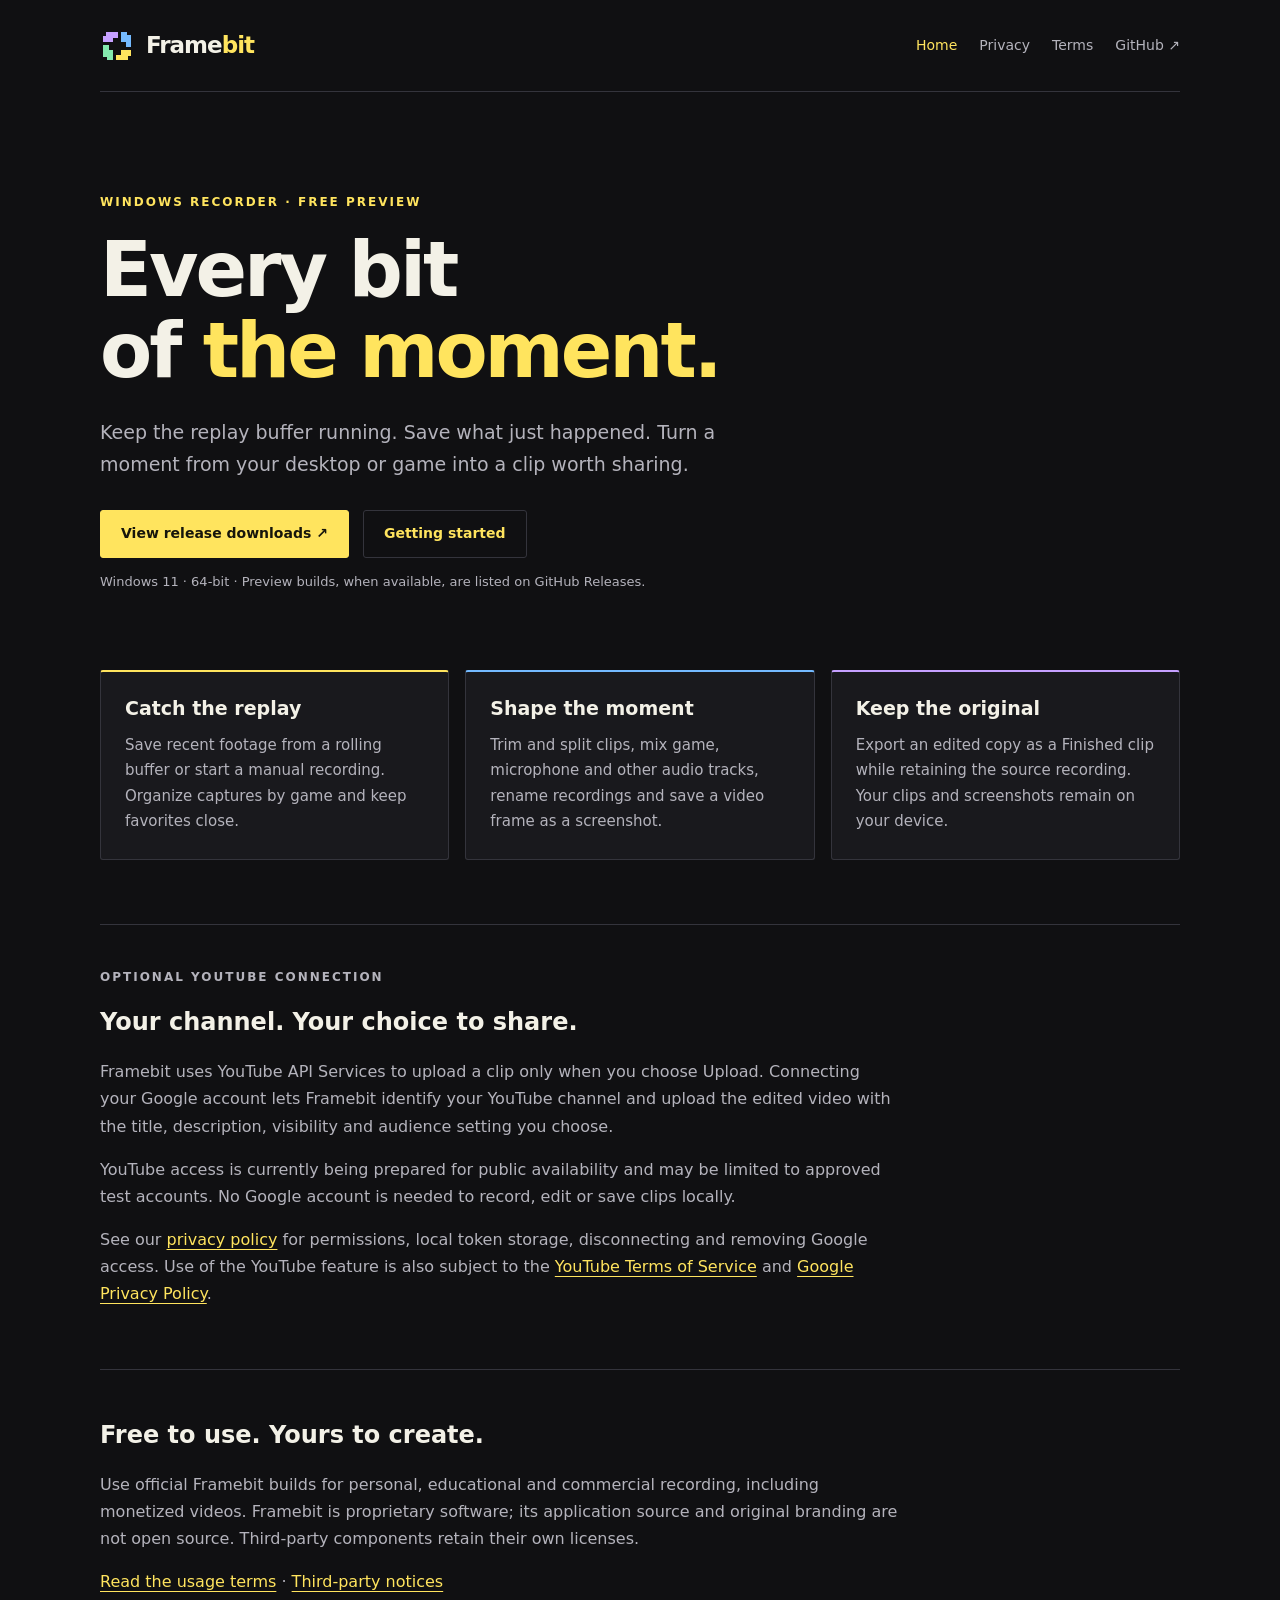
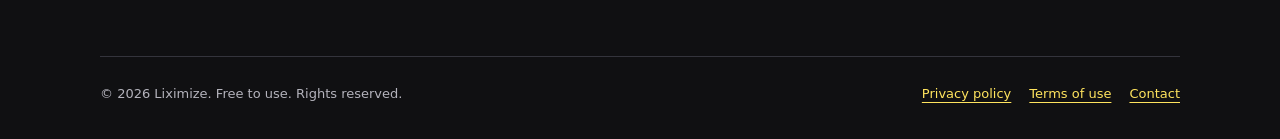
<file: docs/index.html>
<!doctype html>
<html lang="en"><head><meta charset="utf-8"><meta name="viewport" content="width=device-width, initial-scale=1"><title>Every bit of the moment · Framebit</title><meta name="description" content="Framebit is a free proprietary Windows recorder with instant replays, separate audio tracks, screenshots and a built-in clip editor."><link rel="icon" href="assets/framebit-mark.svg" type="image/svg+xml"><link rel="stylesheet" href="assets/site.css"></head>
<body><a class="skip" href="#main">Skip to content</a><header><a class="brand" href="index.html" aria-label="Framebit home"><img src="assets/framebit-mark.svg" alt="" width="34" height="34"><span>Frame<span>bit</span></span></a><nav aria-label="Main navigation"><a href="index.html" aria-current="page">Home</a><a href="privacy.html">Privacy</a><a href="terms.html">Terms</a><a href="https://github.com/Liximize/Framebit">GitHub ↗</a></nav></header><main id="main"><section class="hero"><p class="eyebrow">Windows recorder · Free preview</p><h1>Every bit<br>of <span>the moment.</span></h1><p class="intro">Keep the replay buffer running. Save what just happened. Turn a moment from your desktop or game into a clip worth sharing.</p><div class="actions"><a class="button primary" href="https://github.com/Liximize/Framebit/releases">View release downloads ↗</a><a class="button" href="https://github.com/Liximize/Framebit/blob/main/docs/GETTING-STARTED.md">Getting started</a></div><p class="detail">Windows 11 · 64-bit · Preview builds, when available, are listed on GitHub Releases.</p></section>
<section class="grid" aria-label="Framebit features"><article class="card"><h2>Catch the replay</h2><p>Save recent footage from a rolling buffer or start a manual recording. Organize captures by game and keep favorites close.</p></article><article class="card"><h2>Shape the moment</h2><p>Trim and split clips, mix game, microphone and other audio tracks, rename recordings and save a video frame as a screenshot.</p></article><article class="card"><h2>Keep the original</h2><p>Export an edited copy as a Finished clip while retaining the source recording. Your clips and screenshots remain on your device.</p></article></section>
<section class="section"><p class="eyebrow">Optional YouTube connection</p><h2>Your channel. Your choice to share.</h2><p>Framebit uses YouTube API Services to upload a clip only when you choose Upload. Connecting your Google account lets Framebit identify your YouTube channel and upload the edited video with the title, description, visibility and audience setting you choose.</p><p>YouTube access is currently being prepared for public availability and may be limited to approved test accounts. No Google account is needed to record, edit or save clips locally.</p><p>See our <a href="privacy.html">privacy policy</a> for permissions, local token storage, disconnecting and removing Google access. Use of the YouTube feature is also subject to the <a href="https://www.youtube.com/t/terms">YouTube Terms of Service</a> and <a href="https://policies.google.com/privacy">Google Privacy Policy</a>.</p></section>
<section class="section"><h2>Free to use. Yours to create.</h2><p>Use official Framebit builds for personal, educational and commercial recording, including monetized videos. Framebit is proprietary software; its application source and original branding are not open source. Third-party components retain their own licenses.</p><p><a href="terms.html">Read the usage terms</a> · <a href="https://github.com/Liximize/Framebit/blob/main/THIRD_PARTY_NOTICES.md">Third-party notices</a></p></section></main><footer><p>© 2026 Liximize. Free to use. Rights reserved.</p><div class="links"><a href="privacy.html">Privacy policy</a><a href="terms.html">Terms of use</a><a href="mailto:Liximize.Dev@outlook.com">Contact</a></div></footer></body></html>
</file>
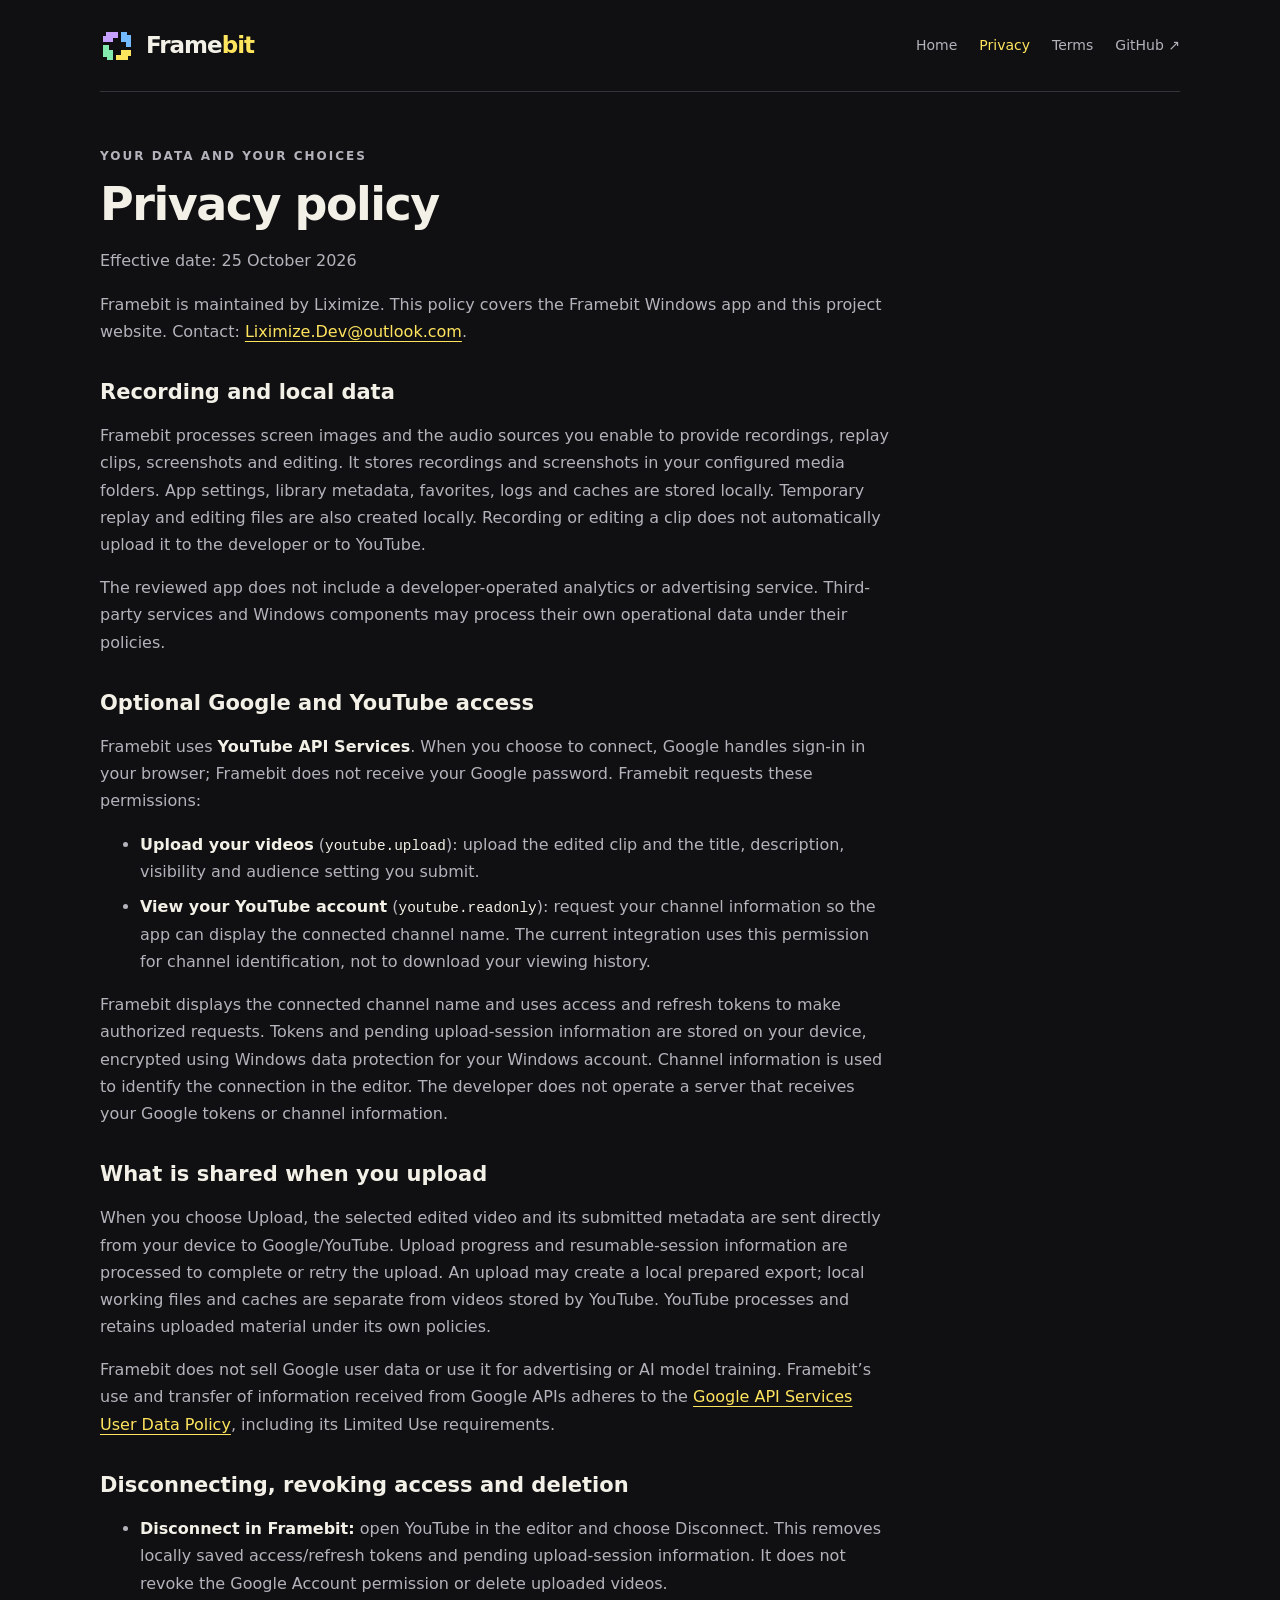
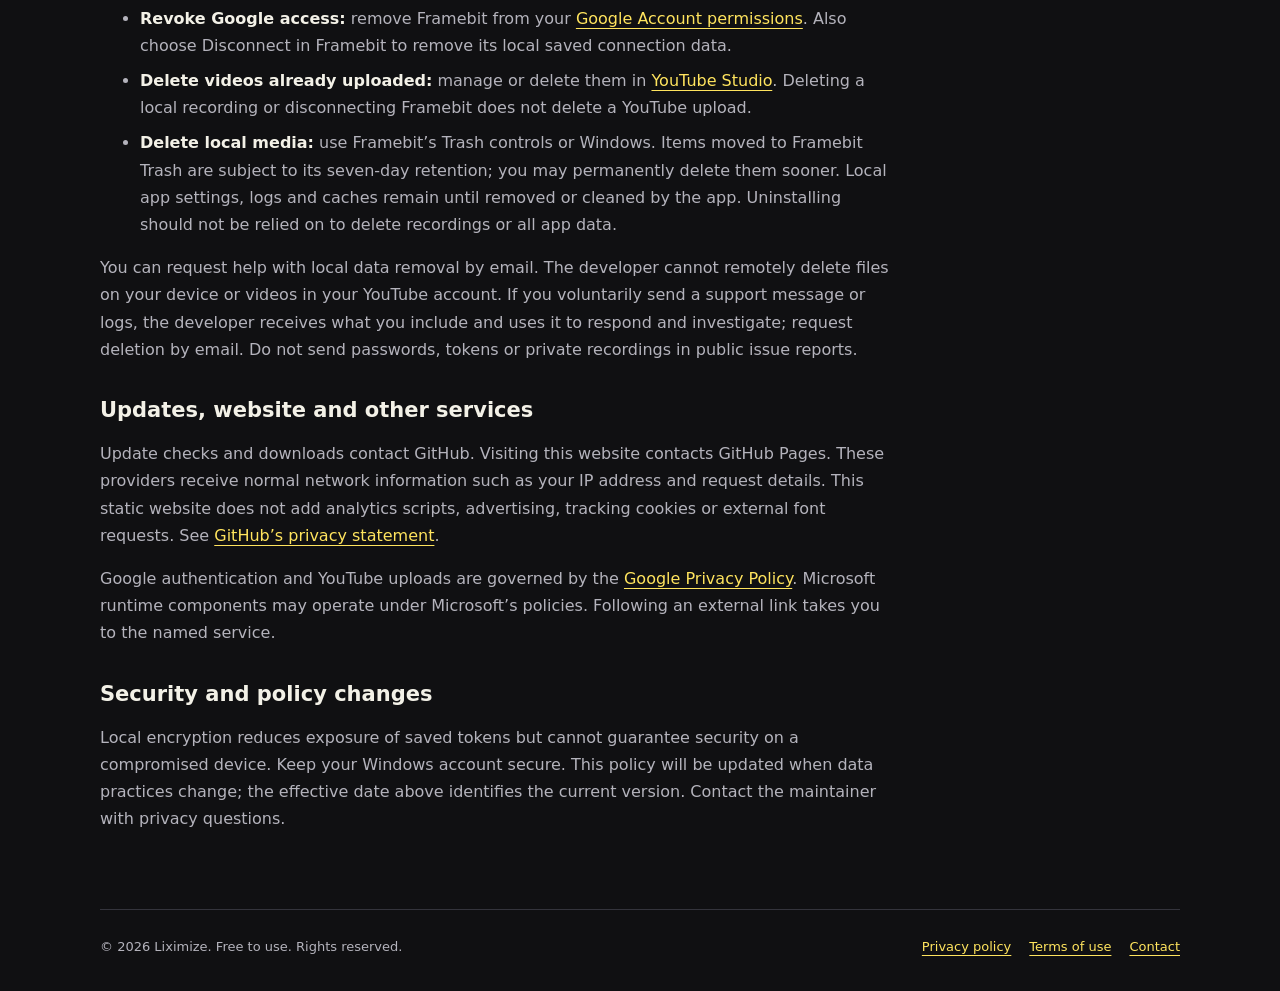
<file: docs/privacy.html>
<!doctype html>
<html lang="en"><head><meta charset="utf-8"><meta name="viewport" content="width=device-width, initial-scale=1"><title>Privacy policy · Framebit</title><meta name="description" content="How Framebit handles recordings, Google and YouTube permissions, local tokens, uploads and website requests."><link rel="icon" href="assets/framebit-mark.svg" type="image/svg+xml"><link rel="stylesheet" href="assets/site.css"></head>
<body><a class="skip" href="#main">Skip to content</a><header><a class="brand" href="index.html" aria-label="Framebit home"><img src="assets/framebit-mark.svg" alt="" width="34" height="34"><span>Frame<span>bit</span></span></a><nav aria-label="Main navigation"><a href="index.html">Home</a><a href="privacy.html" aria-current="page">Privacy</a><a href="terms.html">Terms</a><a href="https://github.com/Liximize/Framebit">GitHub ↗</a></nav></header><main id="main"><article class="document"><p class="eyebrow">Your data and your choices</p><h1>Privacy policy</h1><p>Effective date: 25 October 2026</p><p>Framebit is maintained by Liximize. This policy covers the Framebit Windows app and this project website. Contact: <a href="mailto:Liximize.Dev@outlook.com">Liximize.Dev@outlook.com</a>.</p>
<h2>Recording and local data</h2><p>Framebit processes screen images and the audio sources you enable to provide recordings, replay clips, screenshots and editing. It stores recordings and screenshots in your configured media folders. App settings, library metadata, favorites, logs and caches are stored locally. Temporary replay and editing files are also created locally. Recording or editing a clip does not automatically upload it to the developer or to YouTube.</p><p>The reviewed app does not include a developer-operated analytics or advertising service. Third-party services and Windows components may process their own operational data under their policies.</p>
<h2>Optional Google and YouTube access</h2><p>Framebit uses <strong>YouTube API Services</strong>. When you choose to connect, Google handles sign-in in your browser; Framebit does not receive your Google password. Framebit requests these permissions:</p><ul><li><strong>Upload your videos</strong> (<code>youtube.upload</code>): upload the edited clip and the title, description, visibility and audience setting you submit.</li><li><strong>View your YouTube account</strong> (<code>youtube.readonly</code>): request your channel information so the app can display the connected channel name. The current integration uses this permission for channel identification, not to download your viewing history.</li></ul><p>Framebit displays the connected channel name and uses access and refresh tokens to make authorized requests. Tokens and pending upload-session information are stored on your device, encrypted using Windows data protection for your Windows account. Channel information is used to identify the connection in the editor. The developer does not operate a server that receives your Google tokens or channel information.</p>
<h2>What is shared when you upload</h2><p>When you choose Upload, the selected edited video and its submitted metadata are sent directly from your device to Google/YouTube. Upload progress and resumable-session information are processed to complete or retry the upload. An upload may create a local prepared export; local working files and caches are separate from videos stored by YouTube. YouTube processes and retains uploaded material under its own policies.</p><p>Framebit does not sell Google user data or use it for advertising or AI model training. Framebit’s use and transfer of information received from Google APIs adheres to the <a href="https://developers.google.com/terms/api-services-user-data-policy">Google API Services User Data Policy</a>, including its Limited Use requirements.</p>
<h2>Disconnecting, revoking access and deletion</h2><ul><li><strong>Disconnect in Framebit:</strong> open YouTube in the editor and choose Disconnect. This removes locally saved access/refresh tokens and pending upload-session information. It does not revoke the Google Account permission or delete uploaded videos.</li><li><strong>Revoke Google access:</strong> remove Framebit from your <a href="https://myaccount.google.com/permissions">Google Account permissions</a>. Also choose Disconnect in Framebit to remove its local saved connection data.</li><li><strong>Delete videos already uploaded:</strong> manage or delete them in <a href="https://studio.youtube.com/">YouTube Studio</a>. Deleting a local recording or disconnecting Framebit does not delete a YouTube upload.</li><li><strong>Delete local media:</strong> use Framebit’s Trash controls or Windows. Items moved to Framebit Trash are subject to its seven-day retention; you may permanently delete them sooner. Local app settings, logs and caches remain until removed or cleaned by the app. Uninstalling should not be relied on to delete recordings or all app data.</li></ul><p>You can request help with local data removal by email. The developer cannot remotely delete files on your device or videos in your YouTube account. If you voluntarily send a support message or logs, the developer receives what you include and uses it to respond and investigate; request deletion by email. Do not send passwords, tokens or private recordings in public issue reports.</p>
<h2>Updates, website and other services</h2><p>Update checks and downloads contact GitHub. Visiting this website contacts GitHub Pages. These providers receive normal network information such as your IP address and request details. This static website does not add analytics scripts, advertising, tracking cookies or external font requests. See <a href="https://docs.github.com/en/site-policy/privacy-policies/github-general-privacy-statement">GitHub’s privacy statement</a>.</p><p>Google authentication and YouTube uploads are governed by the <a href="https://policies.google.com/privacy">Google Privacy Policy</a>. Microsoft runtime components may operate under Microsoft’s policies. Following an external link takes you to the named service.</p>
<h2>Security and policy changes</h2><p>Local encryption reduces exposure of saved tokens but cannot guarantee security on a compromised device. Keep your Windows account secure. This policy will be updated when data practices change; the effective date above identifies the current version. Contact the maintainer with privacy questions.</p></article></main><footer><p>© 2026 Liximize. Free to use. Rights reserved.</p><div class="links"><a href="privacy.html">Privacy policy</a><a href="terms.html">Terms of use</a><a href="mailto:Liximize.Dev@outlook.com">Contact</a></div></footer></body></html>
</file>
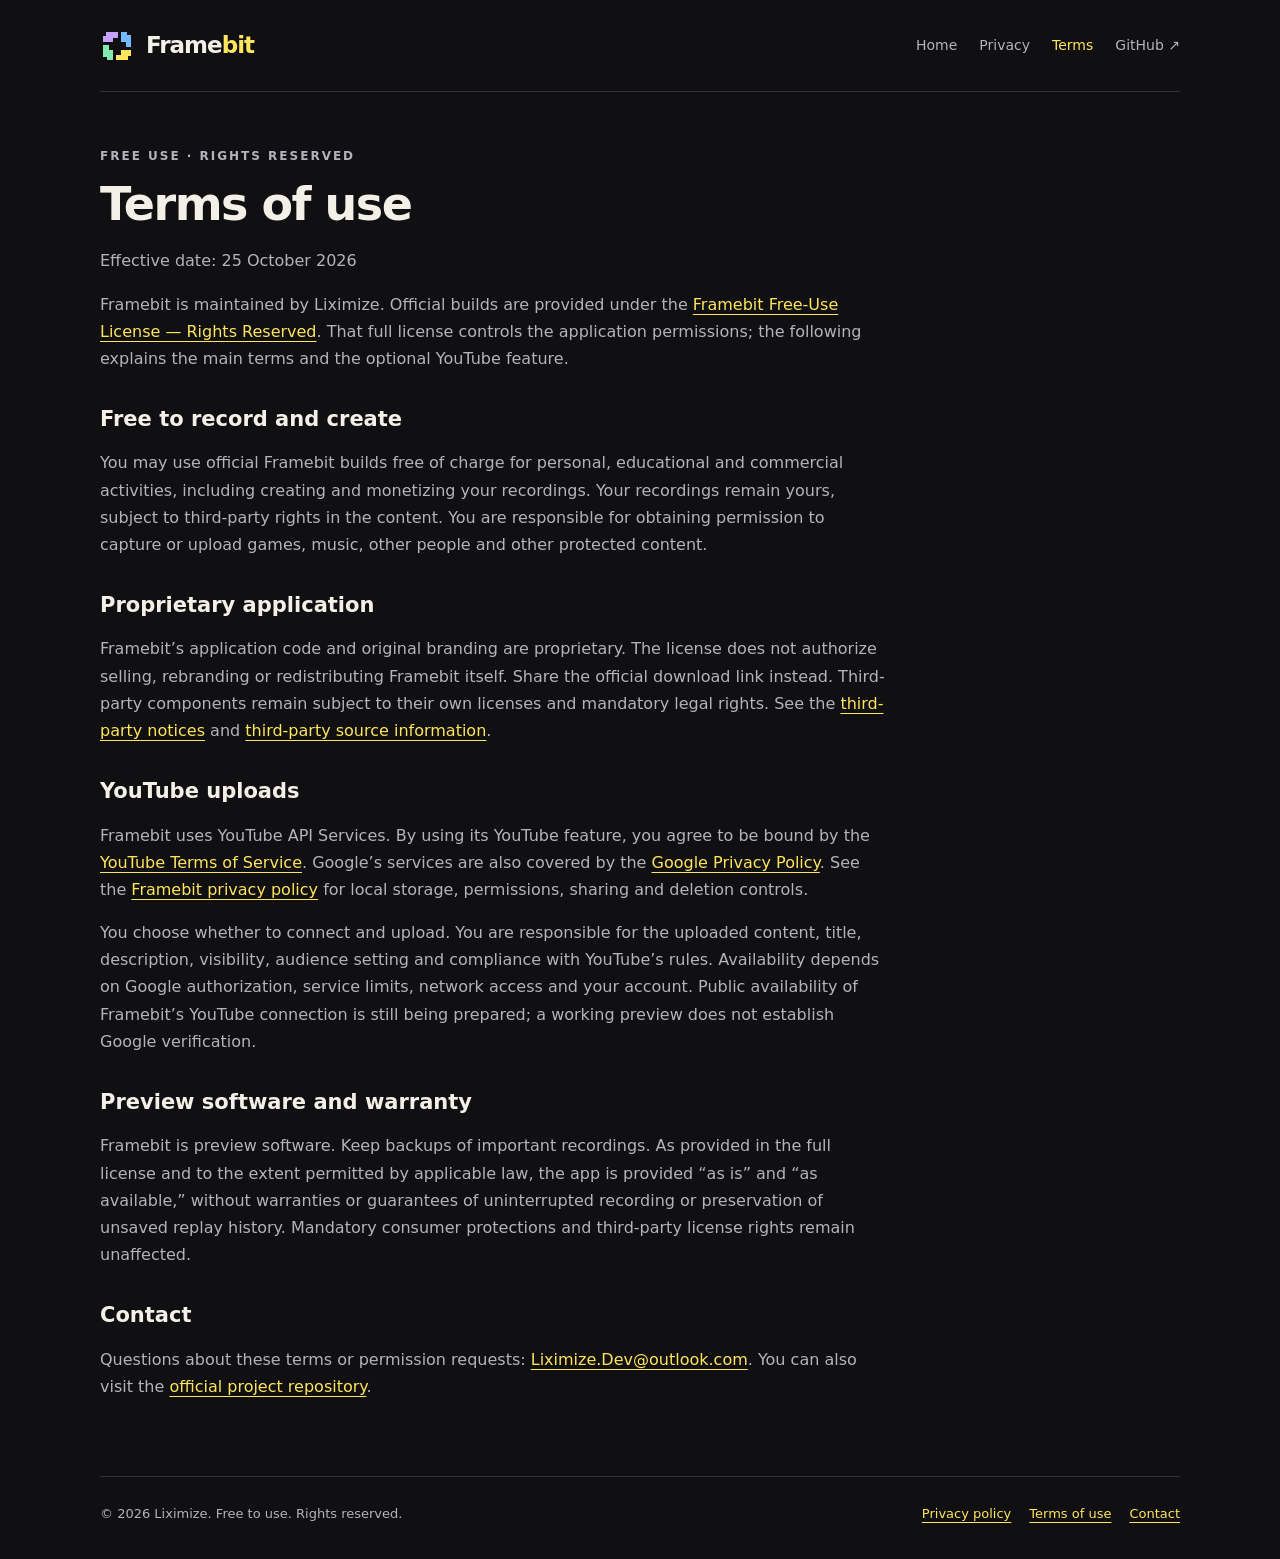
<file: docs/terms.html>
<!doctype html>
<html lang="en"><head><meta charset="utf-8"><meta name="viewport" content="width=device-width, initial-scale=1"><title>Terms of use · Framebit</title><meta name="description" content="Framebit free-use terms, proprietary license, content ownership and YouTube service terms."><link rel="icon" href="assets/framebit-mark.svg" type="image/svg+xml"><link rel="stylesheet" href="assets/site.css"></head>
<body><a class="skip" href="#main">Skip to content</a><header><a class="brand" href="index.html" aria-label="Framebit home"><img src="assets/framebit-mark.svg" alt="" width="34" height="34"><span>Frame<span>bit</span></span></a><nav aria-label="Main navigation"><a href="index.html">Home</a><a href="privacy.html">Privacy</a><a href="terms.html" aria-current="page">Terms</a><a href="https://github.com/Liximize/Framebit">GitHub ↗</a></nav></header><main id="main"><article class="document"><p class="eyebrow">Free use · Rights reserved</p><h1>Terms of use</h1><p>Effective date: 25 October 2026</p><p>Framebit is maintained by Liximize. Official builds are provided under the <a href="framebit-license.txt">Framebit Free-Use License — Rights Reserved</a>. That full license controls the application permissions; the following explains the main terms and the optional YouTube feature.</p>
<h2>Free to record and create</h2><p>You may use official Framebit builds free of charge for personal, educational and commercial activities, including creating and monetizing your recordings. Your recordings remain yours, subject to third-party rights in the content. You are responsible for obtaining permission to capture or upload games, music, other people and other protected content.</p>
<h2>Proprietary application</h2><p>Framebit’s application code and original branding are proprietary. The license does not authorize selling, rebranding or redistributing Framebit itself. Share the official download link instead. Third-party components remain subject to their own licenses and mandatory legal rights. See the <a href="https://github.com/Liximize/Framebit/blob/main/THIRD_PARTY_NOTICES.md">third-party notices</a> and <a href="https://github.com/Liximize/Framebit/blob/main/docs/THIRD-PARTY-SOURCE.md">third-party source information</a>.</p>
<h2>YouTube uploads</h2><p>Framebit uses YouTube API Services. By using its YouTube feature, you agree to be bound by the <a href="https://www.youtube.com/t/terms">YouTube Terms of Service</a>. Google’s services are also covered by the <a href="https://policies.google.com/privacy">Google Privacy Policy</a>. See the <a href="privacy.html">Framebit privacy policy</a> for local storage, permissions, sharing and deletion controls.</p><p>You choose whether to connect and upload. You are responsible for the uploaded content, title, description, visibility, audience setting and compliance with YouTube’s rules. Availability depends on Google authorization, service limits, network access and your account. Public availability of Framebit’s YouTube connection is still being prepared; a working preview does not establish Google verification.</p>
<h2>Preview software and warranty</h2><p>Framebit is preview software. Keep backups of important recordings. As provided in the full license and to the extent permitted by applicable law, the app is provided “as is” and “as available,” without warranties or guarantees of uninterrupted recording or preservation of unsaved replay history. Mandatory consumer protections and third-party license rights remain unaffected.</p>
<h2>Contact</h2><p>Questions about these terms or permission requests: <a href="mailto:Liximize.Dev@outlook.com">Liximize.Dev@outlook.com</a>. You can also visit the <a href="https://github.com/Liximize/Framebit">official project repository</a>.</p></article></main><footer><p>© 2026 Liximize. Free to use. Rights reserved.</p><div class="links"><a href="privacy.html">Privacy policy</a><a href="terms.html">Terms of use</a><a href="mailto:Liximize.Dev@outlook.com">Contact</a></div></footer></body></html>
</file>
<file: docs/assets/site.css>
@charset "UTF-8";
:root{color-scheme:dark;--bg:#101012;--panel:#19191d;--ink:#f3f1e7;--muted:#b4b3bc;--line:#34343c;--accent:#ffe45e}*{box-sizing:border-box}html{scroll-behavior:smooth}body{margin:0;background:var(--bg);color:var(--ink);font:16px/1.7 system-ui,-apple-system,"Segoe UI",sans-serif}a{color:var(--accent);text-underline-offset:4px}a:hover{color:#fff3a4}a:focus-visible{outline:2px solid var(--accent);outline-offset:5px}header,main,footer{width:min(1080px,calc(100% - 48px));margin:auto}header{display:flex;justify-content:space-between;align-items:center;gap:24px;padding:26px 0;border-bottom:1px solid var(--line)}.brand{display:flex;align-items:center;gap:12px;text-decoration:none;color:var(--ink);font-weight:800;font-size:23px;letter-spacing:-1px}.brand img{width:34px;height:34px}.brand span span{color:var(--accent)}nav{display:flex;gap:22px;flex-wrap:wrap}nav a{color:var(--muted);font-size:14px;text-decoration:none}nav a[aria-current=page]{color:var(--accent)}.hero{padding:88px 0 64px;max-width:850px}.eyebrow{color:var(--accent);font-size:12px;font-weight:750;letter-spacing:2px;text-transform:uppercase}.hero h1{font-size:clamp(42px,7vw,76px);line-height:1.06;letter-spacing:-3px;margin:18px 0 24px}.hero h1 span{color:var(--accent)}.intro{font-size:19px;color:var(--muted);max-width:690px}.actions{display:flex;gap:14px;align-items:center;flex-wrap:wrap;margin-top:30px}.button{display:inline-block;border:1px solid var(--line);padding:11px 20px;text-decoration:none;border-radius:3px;font-weight:700;font-size:14px}.primary{background:var(--accent);color:#16150b;border-color:var(--accent)}.primary:hover{background:#fff3a4;color:#16150b}.detail{font-size:13px;color:var(--muted)}.grid{display:grid;grid-template-columns:repeat(3,1fr);gap:16px;margin-bottom:64px}.card{background:var(--panel);padding:24px;border:1px solid var(--line);border-top:2px solid var(--accent);border-radius:3px}.card:nth-child(2){border-top-color:#74baff}.card:nth-child(3){border-top-color:#c6a0ff}.card h2{font-size:19px;margin:0 0 12px}.card p{color:var(--muted);font-size:15px;margin:0}.section{padding:30px 0 45px;border-top:1px solid var(--line)}h2{line-height:1.3}p,li{overflow-wrap:anywhere}.section p{max-width:800px;color:var(--muted)}.document{max-width:790px;margin:54px 0 76px}.document h1{font-size:clamp(32px,6vw,46px);letter-spacing:-1.5px;line-height:1.15;margin:8px 0 15px}.document h2{font-size:21px;margin:34px 0 12px}.document p,.document li{color:var(--muted)}.document strong{color:var(--ink)}.document li+li{margin-top:8px}.notice{border-left:3px solid var(--accent);padding:12px 18px;background:var(--panel)}code{font-size:.9em;color:var(--ink);overflow-wrap:anywhere}.skip{position:absolute;left:16px;top:-80px;background:var(--accent);color:#101012;padding:10px;z-index:3}.skip:focus{top:12px}footer{border-top:1px solid var(--line);padding:26px 0 34px;display:flex;justify-content:space-between;gap:24px;color:var(--muted);font-size:13px;flex-wrap:wrap}footer p{margin:0}footer .links{display:flex;gap:18px;flex-wrap:wrap}@media(max-width:700px){header{align-items:flex-start;flex-direction:column;gap:15px}.hero{padding-top:50px}.hero h1{letter-spacing:-1.5px}.grid{grid-template-columns:1fr;margin-bottom:40px}.document{margin-top:36px}header,main,footer{width:calc(100% - 32px)}nav{gap:18px}}
</file>
